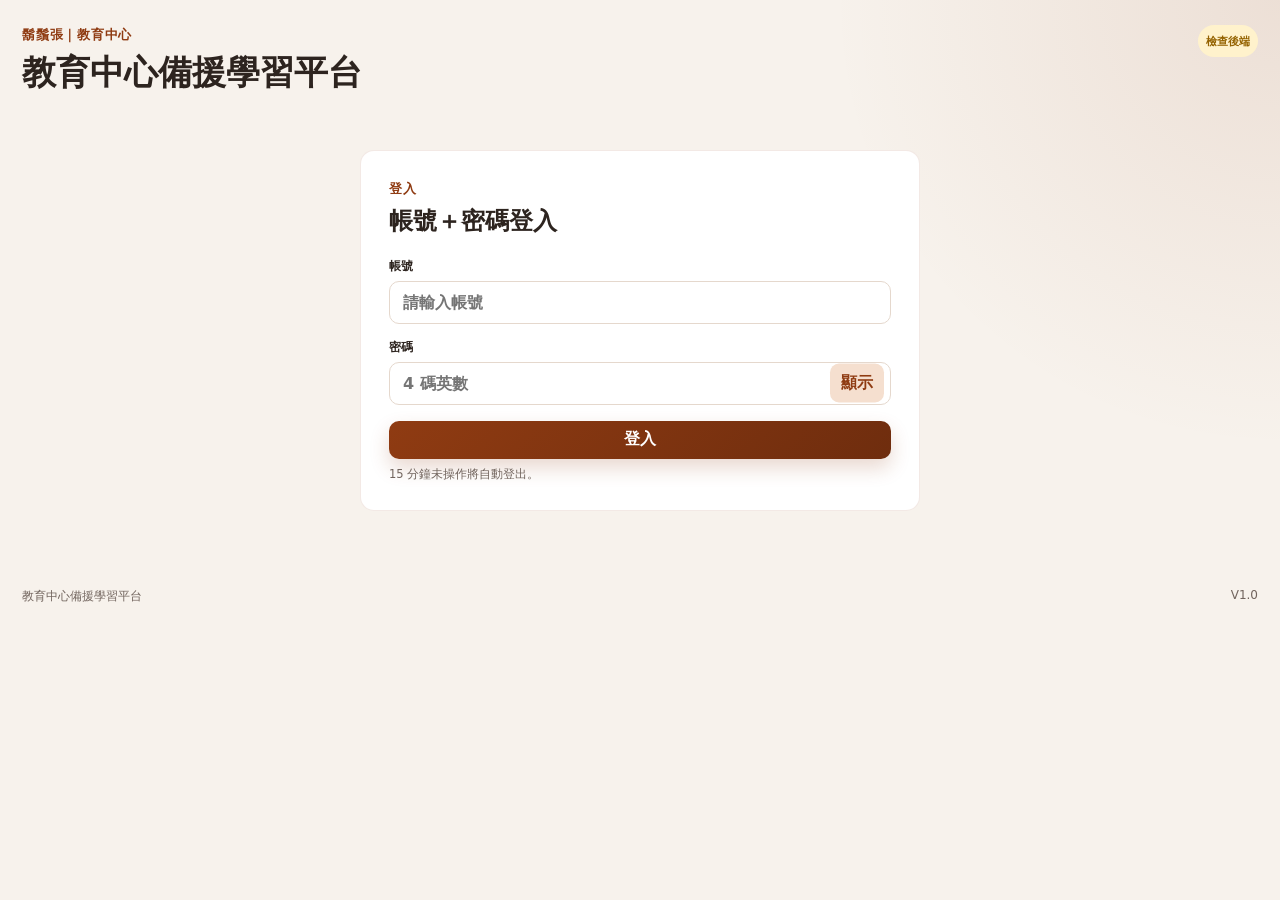
<file: index.html>
<!doctype html>
<html lang="zh-Hant">
<head>
  <meta charset="utf-8">
  <meta name="viewport" content="width=device-width, initial-scale=1, viewport-fit=cover">
  <meta name="theme-color" content="#8f3b12">
  <meta name="color-scheme" content="light">
  <meta name="robots" content="noindex,nofollow">
  <meta name="referrer" content="strict-origin-when-cross-origin">
  <title>教育中心備援學習平台｜V1.0</title>
  <link rel="preconnect" href="https://script.google.com" crossorigin>
  <link rel="preconnect" href="https://docs.google.com" crossorigin>
  <link rel="preconnect" href="https://www.youtube.com" crossorigin>
  <link rel="dns-prefetch" href="//script.google.com">
  <link rel="stylesheet" href="styles.css?v=1.0-pdf-zoom-20261030-3">
  <style>
    #studentReportPanel{display:none}
    #studentDashboard:has([data-student-tab="report"].is-active) #studentReportPanel{display:block}
    .report-panel-card{border:1px solid var(--line);border-radius:14px;background:#fff;overflow:hidden}
    .report-panel-head{display:flex;justify-content:space-between;gap:12px;align-items:center;padding:12px 14px;border-bottom:1px solid var(--line)}
    .report-panel-head h2{margin:0}
    .report-panel-actions{display:flex;gap:8px;flex-wrap:wrap;justify-content:flex-end}
    .report-frame-wrap{position:relative;background:#fff;min-height:640px}
    .report-frame-loading{position:absolute;inset:0;display:grid;place-items:center;background:#fff;z-index:1;color:var(--muted);font-size:.82rem}
    .report-frame-wrap.is-loaded .report-frame-loading{display:none}
    .report-frame{display:block;width:100%;height:min(78vh,980px);min-height:680px;border:0;background:#fff}
    @media (max-width:700px){.report-panel-head{display:grid}.report-panel-actions{justify-content:stretch}.report-panel-actions>*{width:100%}.report-frame{height:74vh;min-height:620px}.report-frame-wrap{min-height:580px}}
  </style>
</head>
<body>
  <div class="app-shell">
    <header class="app-header">
      <div><p class="eyebrow">鬍鬚張｜教育中心</p><h1>教育中心備援學習平台</h1></div>
      <span id="modeBadge" class="status-badge status-badge--checking">檢查連線</span>
    </header>

    <main class="app-main">
      <section id="bootView" class="card boot-card"><div class="boot-spinner" aria-hidden="true"></div><strong>正在載入最新資料…</strong></section>
      <section id="loginView" class="card login-card" aria-labelledby="loginTitle" hidden>
        <div class="card-heading"><p class="step-label">登入</p><h2 id="loginTitle">帳號＋密碼登入</h2></div>
        <form id="loginForm" novalidate>
          <label class="field-group"><span>帳號</span><input id="employeeId" name="employeeId" type="text" autocomplete="username" placeholder="請輸入帳號" required></label>
          <label class="field-group"><span>密碼</span><div class="password-wrap"><input id="password" name="password" type="password" inputmode="text" autocomplete="current-password" autocapitalize="none" autocorrect="off" spellcheck="false" maxlength="4" placeholder="4 碼英數" required><button id="togglePassword" class="icon-button" type="button" aria-label="顯示密碼">顯示</button></div></label>
          <div id="loginMessage" class="form-message form-message--error" role="alert" hidden></div>
          <button id="loginButton" class="primary-button" type="submit">登入</button><p class="form-hint">15 分鐘未操作將自動登出。</p>
        </form>
      </section>

      <section id="dashboardView" class="dashboard" hidden>
        <article class="card profile-card profile-card--compact"><div class="profile-topline"><div><p class="step-label">登入中</p><h2><span id="userName">—</span>，您好</h2><p class="profile-subline"><span id="userMeta">—</span></p></div><div class="profile-actions"><button id="areaManagerViewToggle" class="secondary-button primary-button--fit" type="button" hidden>轄區學習</button><span id="userRole" class="role-badge">—</span><button id="logoutButton" class="text-button text-button--danger" type="button">登出</button></div></div></article>

        <section id="lessonPage" class="lesson-page" hidden>
          <div class="lesson-page__top"><button id="backLessonButton" class="secondary-button lesson-back-button" type="button">← 返回課程</button><div class="lesson-page__heading"><p id="lessonPackageName" class="step-label">—</p><h2 id="lessonTitle">—</h2></div></div>
          <div id="lessonMeta" class="lesson-meta"></div><div id="lessonContent" class="lesson-content"></div><div class="lesson-page__footer"><div id="lessonFooterActions" class="lesson-footer-actions"><button id="lessonBackBottomButton" class="secondary-button" type="button">← 返回課程</button><button id="completeLessonButton" class="primary-button" type="button">完成此子課程</button><button id="nextLessonButton" class="primary-button" type="button" hidden>繼續下一個子課程 →</button></div></div>
        </section>

        <section id="studentDashboard" hidden>
          <nav class="tab-bar" aria-label="學員功能"><button class="tab-button is-active" data-student-tab="courses" type="button">我的課程</button><button class="tab-button" data-student-tab="records" type="button">學習紀錄</button><button class="tab-button" data-student-tab="report" type="button">紀錄回報</button></nav>
          <section id="studentCoursesPanel" class="tab-panel"><div id="studentSummary" class="summary-grid"></div><div class="panel-heading"><div><h2>我的課程</h2></div></div><div id="packageList" class="package-list"></div></section>
          <section id="studentRecordsPanel" class="tab-panel" hidden><div class="panel-heading"><div><h2>學習紀錄</h2></div></div><div id="studentRecordsList" class="record-list"></div></section>
          <section id="studentReportPanel" class="tab-panel" aria-label="紀錄回報" hidden>
            <article class="report-panel-card">
              <div class="report-panel-head">
                <div><h2>實際錄用紀錄回報</h2></div>
                <div class="report-panel-actions"><button id="resetRecordReportButton" class="secondary-button primary-button--fit" type="button">填寫下一筆</button></div>
              </div>
              <div id="recordReportFrameWrap" class="report-frame-wrap">
                <div class="report-frame-loading">正在載入回報表單…</div>
                <iframe id="recordReportFrame" class="report-frame" title="實際錄用紀錄回報"
                  src="about:blank"
                  data-src="https://forms.gle/rSCuspJrPx5YmKAp7?embedded=true"
                  loading="lazy"
                  referrerpolicy="strict-origin-when-cross-origin"
                  allow="clipboard-write"
                ></iframe>
              </div>
            </article>
          </section>
        </section>

        <section id="adminDashboard" hidden>
          <nav class="tab-bar tab-bar--admin" aria-label="教育中心功能"><button class="tab-button is-active" data-admin-tab="people" type="button">依人員查看</button><button class="tab-button" data-admin-tab="courses" type="button">依課程查看</button><button class="tab-button" data-admin-tab="manage" type="button">課程管理</button></nav>
          <section id="adminTrackingPanel" class="tab-panel"><div id="adminSummary" class="summary-grid"></div><form id="adminSearchForm" class="search-bar" onsubmit="return false;"><input id="adminSearch" type="search" placeholder="搜尋帳號、姓名、店別或課程"></form><div id="adminPeoplePanel" class="accordion-list"></div><div id="adminCoursesPanel" class="accordion-list" hidden></div></section>
          <section id="adminManagePanel" class="tab-panel" hidden><div class="panel-heading manage-heading"><div><h2>課程管理</h2></div><div class="manage-heading__actions"><button id="exportProgressButton" class="secondary-button primary-button--fit" type="button">匯出訓練紀錄</button><button id="newPackageButton" class="primary-button primary-button--fit" type="button">＋ 新增課程</button></div></div><div id="adminCatalogSummary" class="summary-grid"></div><div id="adminCatalogList" class="manage-list"></div></section>
        </section>
      </section>
    </main>

    <footer class="app-footer"><span>教育中心備援學習平台</span><span>V1.0</span></footer>
  </div>

  <div id="adminEditorOverlay" class="overlay" hidden><section class="sheet-dialog admin-editor-dialog" role="dialog" aria-modal="true" aria-labelledby="adminEditorTitle"><header class="sheet-header"><div><p class="step-label">教育中心</p><h2 id="adminEditorTitle">課程管理</h2></div><button id="closeAdminEditorButton" class="close-button" type="button" aria-label="關閉">×</button></header><div id="adminEditorBody" class="sheet-content"></div></section></div>
  <div id="toast" class="toast" role="status" aria-live="polite" hidden></div>

  <script src="api_config.js?v=1.0"></script>
  <script src="app.js?v=1.0-pdf-zoom-20261030-3"></script>

</body>
</html>
</file>
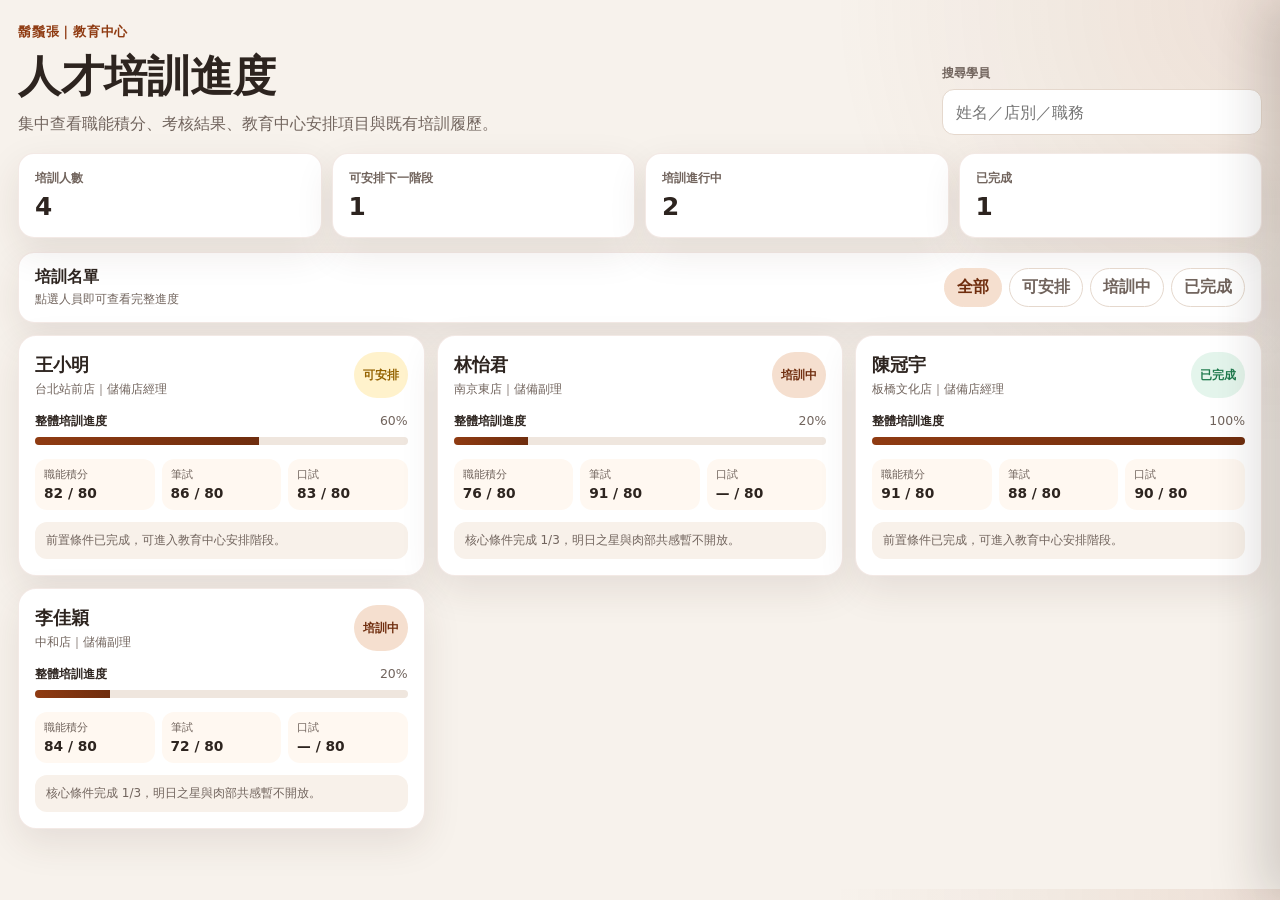
<file: talent-training.html>
<!doctype html>
<html lang="zh-Hant">
<head>
  <meta charset="utf-8">
  <meta name="viewport" content="width=device-width, initial-scale=1, viewport-fit=cover">
  <meta name="theme-color" content="#8f3b12">
  <title>人才培訓進度｜教育中心</title>
  <link rel="stylesheet" href="talent-training.css">
</head>
<body>
  <main class="page-shell">
    <header class="hero">
      <div>
        <p class="eyebrow">鬍鬚張｜教育中心</p>
        <h1>人才培訓進度</h1>
        <p class="hero-copy">集中查看職能積分、考核結果、教育中心安排項目與既有培訓履歷。</p>
      </div>
      <div class="hero-actions">
        <label class="search-box">
          <span>搜尋學員</span>
          <input id="searchInput" type="search" placeholder="姓名／店別／職務">
        </label>
      </div>
    </header>

    <section class="summary-grid" id="summaryGrid"></section>

    <section class="toolbar-card">
      <div>
        <strong>培訓名單</strong>
        <span>點選人員即可查看完整進度</span>
      </div>
      <div class="filters">
        <button class="filter-btn is-active" data-filter="all" type="button">全部</button>
        <button class="filter-btn" data-filter="ready" type="button">可安排</button>
        <button class="filter-btn" data-filter="pending" type="button">培訓中</button>
        <button class="filter-btn" data-filter="complete" type="button">已完成</button>
      </div>
    </section>

    <section class="people-grid" id="peopleGrid"></section>
  </main>

  <div class="drawer-backdrop" id="drawerBackdrop" hidden></div>
  <aside class="drawer" id="detailDrawer" aria-hidden="true">
    <div class="drawer-header">
      <div>
        <p class="eyebrow">人才培訓明細</p>
        <h2 id="drawerName">—</h2>
        <p id="drawerMeta">—</p>
      </div>
      <button class="close-btn" id="closeDrawer" type="button" aria-label="關閉">×</button>
    </div>
    <div class="drawer-body" id="drawerBody"></div>
  </aside>

  <script src="talent-training.js"></script>
</body>
</html>
</file>
<file: styles.css>
:root{--bg:#f7f2ec;--surface:#fff;--soft:#fff8f1;--ink:#2d241f;--muted:#71645d;--brand:#8f3b12;--brand-dark:#6f2d0e;--brand-soft:#f5dfcf;--line:#e5d8cd;--success:#1f7a4d;--success-soft:#e4f5ec;--warning:#946200;--warning-soft:#fff2cc;--danger:#b42318;--danger-soft:#fde9e7;--shadow:0 14px 38px rgba(72,42,26,.1);font-family:"Noto Sans TC","Microsoft JhengHei",system-ui,sans-serif}*{box-sizing:border-box}html,body{min-height:100%;background:var(--bg)}body{margin:0;color:var(--ink);background:radial-gradient(circle at top right,rgba(143,59,18,.1),transparent 28rem),var(--bg)}body.is-locked{overflow:hidden}button,input,select,textarea{font:inherit}button{cursor:pointer;touch-action:manipulation}[hidden]{display:none!important}.app-shell{width:min(100%,980px);min-height:100vh;margin:auto;padding:env(safe-area-inset-top) 16px env(safe-area-inset-bottom)}.app-header{display:flex;justify-content:space-between;gap:16px;align-items:flex-start;padding:25px 4px 18px}.eyebrow,.step-label{margin:0 0 6px;color:var(--brand);font-size:.8rem;font-weight:800;letter-spacing:.06em}h1,h2,h3,p{margin-top:0}h1{margin-bottom:0;font-size:clamp(1.5rem,5vw,2.1rem)}h2{margin-bottom:7px}h3{margin-bottom:6px}p{color:var(--muted);line-height:1.55}.status-badge,.role-badge,.tag{display:inline-flex;align-items:center;justify-content:center;border-radius:999px;font-weight:800;white-space:nowrap}.status-badge,.role-badge{min-height:32px;padding:6px 11px;font-size:.77rem}.status-badge--checking{color:var(--warning);background:var(--warning-soft)}.status-badge--online{color:var(--success);background:var(--success-soft)}.status-badge--offline{color:var(--danger);background:var(--danger-soft)}.role-badge,.tag{color:var(--brand-dark);background:var(--brand-soft)}.tag{min-height:26px;padding:4px 9px;font-size:.73rem}.tag--success{color:var(--success);background:var(--success-soft)}.tag--warning{color:var(--warning);background:var(--warning-soft)}.tag--muted{color:var(--muted);background:#f1ece8}.tag--danger{color:var(--danger);background:var(--danger-soft)}.app-main{padding-bottom:28px}.card{border:1px solid rgba(143,59,18,.11);border-radius:20px;background:var(--surface);box-shadow:var(--shadow);padding:clamp(18px,4vw,28px)}.login-card{max-width:560px;margin:4vh auto}.card-heading{margin-bottom:22px}.field-group{display:block;margin-bottom:16px;font-weight:800}.field-group>span{display:block;margin-bottom:7px}input,select,textarea{width:100%;min-height:48px;border:1px solid var(--line);border-radius:11px;padding:11px 13px;color:var(--ink);background:#fff;outline:none}textarea{min-height:110px;resize:vertical}input:focus,select:focus,textarea:focus{border-color:var(--brand);box-shadow:0 0 0 3px rgba(143,59,18,.12)}.password-wrap{position:relative}.password-wrap input{padding-right:80px}.icon-button{position:absolute;right:7px;top:50%;transform:translateY(-50%);border:0;border-radius:9px;padding:9px 11px;color:var(--brand);background:var(--brand-soft);font-weight:800}.primary-button,.secondary-button,.text-button,.tab-button,.course-open-button,.close-button,.mini-button{font-weight:800}.primary-button{width:100%;min-height:48px;border:0;border-radius:11px;padding:11px 16px;color:#fff;background:linear-gradient(135deg,var(--brand),var(--brand-dark));box-shadow:0 9px 20px rgba(143,59,18,.2)}.secondary-button,.course-open-button,.mini-button{min-height:38px;border:1px solid var(--line);border-radius:10px;padding:7px 11px;color:var(--ink);background:var(--soft)}.mini-button{min-height:34px;font-size:.78rem}.mini-button--danger,.text-button--danger{color:var(--danger)}button:disabled{opacity:.48;cursor:not-allowed}.text-button{border:0;background:transparent;padding:6px;color:var(--brand)}.close-button{width:40px;height:40px;border:0;border-radius:50%;font-size:1.7rem;background:var(--soft);color:var(--muted)}.form-message{margin:0 0 14px;border-radius:11px;padding:11px 13px}.form-message--error{color:var(--danger);background:var(--danger-soft)}.dashboard{display:grid;gap:14px}.profile-card--compact{padding:17px 19px}.profile-topline{display:flex;justify-content:space-between;gap:15px}.profile-actions{display:flex;flex-direction:column;align-items:flex-end;gap:6px}.profile-subline,.package-meta{margin:0;font-size:.81rem}.tab-bar{display:grid;grid-template-columns:repeat(auto-fit,minmax(100px,1fr));gap:5px;position:sticky;top:0;z-index:10;border:1px solid var(--line);border-radius:14px;padding:5px;background:rgba(255,255,255,.95);backdrop-filter:blur(8px)}.tab-button{min-height:42px;border:0;border-radius:9px;color:var(--muted);background:transparent}.tab-button.is-active{color:var(--brand-dark);background:var(--brand-soft)}.tab-panel{padding-top:8px}.panel-heading{display:flex;justify-content:space-between;gap:12px;align-items:flex-start;margin:14px 2px 11px}.summary-grid{display:grid;grid-template-columns:repeat(3,minmax(0,1fr));gap:9px;margin-top:10px}.summary-card{border:1px solid var(--line);border-radius:14px;padding:13px;background:#fff}.summary-card span{display:block;color:var(--muted);font-size:.73rem;font-weight:700}.summary-card strong{display:block;margin-top:4px;font-size:1.25rem}.package-list,.record-list,.accordion-list,.manage-list{display:grid;gap:11px}.package-card,.record-card,.accordion-card,.manage-card{border:1px solid var(--line);border-radius:17px;background:#fff;box-shadow:0 6px 18px rgba(72,42,26,.06);overflow:hidden}.package-header{padding:16px}.package-topline,.record-card__top{display:flex;justify-content:space-between;gap:12px;align-items:flex-start}.package-title{margin:0 0 4px}.progress-line{height:8px;margin:13px 0 7px;border-radius:999px;background:#efe6de;overflow:hidden}.progress-line span{display:block;height:100%;background:var(--brand)}.progress-meta{display:flex;justify-content:space-between;color:var(--muted);font-size:.77rem}.package-actions{display:flex;gap:8px;margin-top:13px}.package-actions button{flex:1}.lesson-list{border-top:1px solid var(--line);background:#fffdfa}.lesson-row{display:grid;grid-template-columns:34px minmax(0,1fr) auto;gap:9px;align-items:center;padding:13px 15px;border-top:1px solid #f0e7df}.lesson-row:first-child{border-top:0}.lesson-number{width:30px;height:30px;display:grid;place-items:center;border-radius:50%;color:var(--brand-dark);background:var(--brand-soft);font-weight:800}.lesson-row.is-complete .lesson-number{color:var(--success);background:var(--success-soft)}.lesson-info strong,.lesson-info small{display:block}.lesson-info small{margin-top:3px;color:var(--muted);font-size:.75rem}.lesson-status{display:flex;align-items:center;gap:6px}.record-card{padding:15px}.record-grid{display:grid;grid-template-columns:repeat(2,minmax(0,1fr));gap:7px;margin-top:11px}.record-grid div{border-radius:11px;padding:9px;background:var(--soft)}.record-grid span{display:block;color:var(--muted);font-size:.7rem}.record-grid strong{display:block;margin-top:2px;font-size:.84rem}.search-bar{margin:13px 0}.accordion-toggle{width:100%;display:flex;justify-content:space-between;gap:12px;align-items:center;border:0;padding:15px;background:#fff;text-align:left}.accordion-title strong,.accordion-title span{display:block}.accordion-title span{margin-top:3px;color:var(--muted);font-size:.77rem}.accordion-content{border-top:1px solid var(--line);padding:11px;background:#fffdfa}.person-package{border:1px solid #eee4dc;border-radius:13px;overflow:hidden;background:#fff}.person-package+.person-package{margin-top:9px}.person-package__toggle{width:100%;display:grid;grid-template-columns:minmax(0,1fr) auto;gap:9px;border:0;padding:12px;background:#fff;text-align:left}.person-package__toggle strong,.person-package__toggle small{display:block}.person-package__toggle small{margin-top:3px;color:var(--muted)}.person-package__body{border-top:1px solid #f0e7df}.admin-lesson-row{display:grid;grid-template-columns:minmax(0,1fr) auto;gap:5px 9px;align-items:center;padding:10px 12px;border-top:1px solid #f3ece6;font-size:.78rem}.admin-lesson-row:first-child{border-top:0}.admin-lesson-meta{grid-column:1/-1;color:var(--muted)}.lesson-page{display:grid;gap:13px}.lesson-page__top{display:flex;gap:13px;align-items:flex-start;border:1px solid var(--line);border-radius:17px;padding:15px;background:#fff}.lesson-page__heading{min-width:0}.lesson-page__heading h2{margin:2px 0}.lesson-back-button{width:auto}.lesson-page__footer{position:sticky;bottom:8px;z-index:8;border:1px solid var(--line);border-radius:14px;padding:9px;background:rgba(255,255,255,.95)}.lesson-meta{display:flex;flex-wrap:wrap;gap:6px}.lesson-content{display:grid;gap:10px}.content-block{border:1px solid var(--line);border-radius:15px;padding:14px;background:#fff}.content-placeholder,.manage-empty{display:grid;place-items:center;min-height:80px;border:1px dashed var(--line);border-radius:12px;padding:14px;background:var(--soft);color:var(--muted);text-align:center}.criteria-panel{border:1px solid var(--line);border-radius:14px;padding:12px;background:var(--soft)}.criteria-list{display:flex;flex-wrap:wrap;gap:6px;margin-top:8px}.criteria-item{border-radius:999px;padding:5px 9px;color:var(--muted);background:#eee}.criteria-item.is-pass{color:var(--success);background:var(--success-soft)}.video-player{margin-top:9px;aspect-ratio:16/9;background:#171717;border-radius:13px;overflow:hidden}.video-player iframe{width:100%;height:100%}.media-lazy-placeholder{height:100%;display:grid;place-items:center;color:#fff}.pdf-embed-shell{margin-top:9px;height:70vh;border:1px solid var(--line);border-radius:13px;overflow:hidden;background:#fff}.pdf-embed-shell iframe{width:100%;height:100%;border:0}.pdf-status-line{margin-top:8px;color:var(--muted);font-size:.76rem}.download-card{display:flex;justify-content:space-between;gap:12px;align-items:center;border-radius:12px;padding:12px;background:var(--soft)}.download-card span{display:block;color:var(--muted);font-size:.78rem}.primary-button--fit{width:auto}.text-material{line-height:1.75}.preview-banner{border:1px solid #f0c68a;border-radius:11px;padding:9px 11px;color:var(--warning);background:var(--warning-soft);font-weight:800}.manage-heading__actions,.manage-card__actions,.manage-row__actions,.v1-content-actions,.form-actions,.v1-assignment-buttons,.v1-review-actions{display:flex;gap:7px;flex-wrap:wrap}.manage-card__head,.manage-row__top{display:flex;justify-content:space-between;gap:12px;align-items:flex-start;padding:14px}.manage-card__body{border-top:1px solid var(--line);padding:11px;background:#fffdfa}.manage-card__title small{display:block;margin:3px 0 7px;color:var(--muted)}.manage-warning{margin-top:7px;border-radius:9px;padding:8px 9px;color:var(--danger);background:var(--danger-soft);font-size:.75rem}.manage-row{border:1px solid #eee4dc;border-radius:13px;background:#fff}.manage-row+.manage-row{margin-top:9px}.manage-row__meta{margin-top:4px;color:var(--muted);font-size:.76rem}.manage-content-list{border-top:1px solid #f0e7df;padding:9px}.manage-content{display:flex;justify-content:space-between;gap:10px;align-items:center;padding:9px;border-radius:10px;background:var(--soft)}.manage-content+.manage-content{margin-top:6px}.manage-content span strong,.manage-content span small{display:block}.manage-content span small{color:var(--muted)}.form-grid{display:grid;grid-template-columns:repeat(2,minmax(0,1fr));gap:0 12px}.field-group--wide{grid-column:1/-1}.form-hint{color:var(--muted);font-size:.75rem}.learner-checklist{display:grid;grid-template-columns:repeat(2,minmax(0,1fr));gap:7px;max-height:320px;overflow:auto;margin:8px 0}.learner-check{display:flex;gap:8px;align-items:flex-start;border:1px solid var(--line);border-radius:10px;padding:9px;background:var(--soft)}.learner-check input{width:auto;min-height:0;margin-top:3px}.learner-check span strong,.learner-check span small{display:block}.learner-check span small{color:var(--muted)}.learner-check[hidden]{display:none!important}.v1-search-result{margin:-7px 0 8px;color:var(--muted);font-size:.78rem}.v1-force-row{display:flex;align-items:center;gap:9px;flex-wrap:wrap;padding:10px 12px;border-bottom:1px dashed var(--line)}.v1-force-row small{color:var(--muted)}.v1-sub-toolbar{display:flex;gap:9px;align-items:center;flex-wrap:wrap;margin:13px 0}.v1-sub-toolbar input{flex:1;min-width:220px}.v1-sub-toolbar select{width:auto;min-width:140px}.v1-sub-admin-card{margin-bottom:10px;padding:15px}.v1-sub-card-head,.v1-sub-title{display:flex;justify-content:space-between;gap:11px;align-items:flex-start}.v1-file-grid,.v1-uploaded-list{display:grid;gap:7px;margin:10px 0}.v1-file-link,.v1-uploaded-file{display:flex;justify-content:space-between;gap:10px;align-items:center;border:1px solid var(--line);border-radius:11px;padding:9px 11px;color:inherit;background:var(--soft);text-decoration:none}.v1-uploaded-file span strong,.v1-uploaded-file span small{display:block}.v1-uploaded-file small,.v1-file-link small{color:var(--muted)}.v1-reject-note,.v1-assignment-note{margin:9px 0;border-radius:10px;padding:9px 11px}.v1-reject-note{color:var(--danger);background:var(--danger-soft)}.v1-assignment-note{background:var(--soft)}.v1-upload-box{display:grid;gap:8px;margin:10px 0;border:1px dashed var(--line);border-radius:12px;padding:11px}.overlay{position:fixed;inset:0;z-index:100;display:flex;align-items:flex-end;justify-content:center;background:rgba(35,25,20,.52)}.sheet-dialog{width:min(100%,960px);max-height:96vh;overflow:auto;border-radius:22px 22px 0 0;background:var(--bg)}.sheet-header{position:sticky;top:0;z-index:3;display:flex;justify-content:space-between;gap:12px;padding:15px 17px;border-bottom:1px solid var(--line);background:rgba(255,255,255,.98)}.sheet-content{padding:14px 14px calc(23px + env(safe-area-inset-bottom))}.toast{position:fixed;left:50%;bottom:22px;z-index:200;transform:translateX(-50%);min-width:180px;max-width:calc(100% - 32px);border-radius:11px;padding:10px 13px;color:#fff;background:rgba(45,36,31,.95);text-align:center;font-weight:800}.app-footer{display:flex;justify-content:space-between;gap:10px;padding:18px 4px 28px;color:var(--muted);font-size:.75rem}@media(max-width:680px){.app-shell{padding-left:11px;padding-right:11px}.profile-topline,.manage-card__head,.manage-row__top,.panel-heading,.v1-sub-card-head,.v1-sub-title{flex-direction:column}.profile-actions{align-items:flex-start}.summary-card{padding:10px}.summary-card strong{font-size:1rem}.lesson-row{grid-template-columns:30px minmax(0,1fr)}.lesson-status{grid-column:2}.package-actions{flex-direction:column}.form-grid,.learner-checklist{grid-template-columns:1fr}.field-group--wide{grid-column:auto}.manage-card__actions,.manage-row__actions{width:100%}.lesson-page__top{flex-direction:column}.lesson-back-button{width:100%}.pdf-embed-shell{height:62vh}.v1-sub-toolbar{align-items:stretch}.v1-sub-toolbar input,.v1-sub-toolbar select{width:100%}.app-footer{flex-direction:column}}

/* Consolidated V1.1.2 runtime overrides */
.app-shell{width:min(100%,1600px)!important;padding-left:18px!important;padding-right:18px!important}
.boot-card{max-width:520px;margin:8vh auto 0;display:flex;align-items:center;justify-content:center;gap:12px;text-align:center}.boot-spinner{width:22px;height:22px;border:3px solid var(--line);border-top-color:var(--brand);border-radius:50%;animation:v112spin .8s linear infinite}@keyframes v112spin{to{transform:rotate(360deg)}}
.lesson-footer-actions{display:grid;grid-template-columns:minmax(150px,.45fr) minmax(260px,1fr) minmax(260px,1fr);gap:10px;align-items:stretch}.lesson-footer-actions .primary-button,.lesson-footer-actions .secondary-button{width:100%;min-height:50px}.lesson-footer-actions [hidden]{display:none!important}
.pdf-embed-shell{width:100%;height:auto!important;min-height:68vh;border:1px solid var(--line);border-radius:14px;overflow:auto;background:#e8e4df;padding:12px}.pdf-canvas-stack{display:grid;gap:14px;justify-items:center;width:100%}.pdf-page-wrap{display:grid;gap:6px;justify-items:center;width:100%}.pdf-page-label{font-size:.76rem;font-weight:800;color:var(--muted);background:rgba(255,255,255,.9);padding:4px 9px;border-radius:999px}.pdf-page-canvas{display:block;max-width:100%;height:auto;background:#fff;box-shadow:0 3px 18px rgba(0,0,0,.18);user-select:none;-webkit-user-select:none}.pdf-loading{min-height:64vh;display:grid;place-items:center;text-align:center;color:var(--muted);font-weight:800}
.video-player{width:min(100%,1280px)!important;aspect-ratio:16/9;margin:10px auto 0!important;border-radius:14px;overflow:hidden;background:#000}.video-player__target,.video-player iframe{width:100%!important;height:100%!important;border:0;display:block}
.person-package__head{display:grid;grid-template-columns:minmax(0,1fr) auto;align-items:stretch;background:#fff}.person-package__head .person-package__toggle{min-width:0}.person-package__quick-actions{display:flex;align-items:center;gap:7px;padding:9px 11px 9px 0}.force-complete-note{margin:10px 12px;padding:10px 12px;border-radius:12px;background:var(--success-soft);color:var(--success);font-size:.78rem;font-weight:700;line-height:1.5}
@media(max-width:760px){.app-shell{padding-left:10px!important;padding-right:10px!important}.lesson-footer-actions{grid-template-columns:1fr}.lesson-page__footer{bottom:4px}.content-block{padding:12px}.pdf-embed-shell{min-height:58vh;padding:7px}.video-player{width:100%!important;border-radius:10px}.person-package__head{grid-template-columns:1fr}.person-package__quick-actions{padding:0 12px 10px;justify-content:flex-end}}

/* Consolidated V1.1.3 runtime overrides */
/* V1.1.3 branch / deadline / document reading */
.package-status-stack{display:flex;gap:7px;align-items:center;justify-content:flex-end;flex-wrap:wrap}
.applicability-picker{border:1px solid var(--line);border-radius:14px;padding:12px;background:var(--surface-soft)}
.applicability-picker>span{display:block;margin-bottom:7px;font-weight:800}
.applicability-list{margin-top:8px}
.pdf-embed-shell{height:72vh!important;min-height:520px!important;max-height:820px!important;overflow:auto!important;overscroll-behavior:contain;scrollbar-gutter:stable;background:#e8e4df}
.pdf-drive-shell{padding:0!important;background:#fff}
.pdf-drive-frame{display:block;width:100%;height:100%;border:0;background:#fff}
.pdf-canvas-stack{min-height:100%}
@media(max-width:760px){.pdf-embed-shell{height:62vh!important;min-height:380px!important;max-height:680px!important}.package-status-stack{justify-content:flex-start}.applicability-picker{padding:10px}}


/* V1.0 admin course filter view */
.admin-course-filter-card{display:grid;gap:14px}
.admin-course-filter-grid{display:grid;grid-template-columns:2fr 1fr 1fr 1fr;gap:10px;padding:14px;border:1px solid var(--line);border-radius:16px;background:#fff}
.admin-course-filter-grid .field-group{margin:0}
.admin-course-summary-row{display:grid;grid-template-columns:repeat(5,minmax(0,1fr));gap:8px}
.admin-course-stat{appearance:none;border:1px solid var(--line);border-radius:14px;background:#fff;padding:11px 12px;text-align:left;cursor:pointer;color:inherit}
.admin-course-stat span{display:block;color:var(--muted);font-size:.78rem;margin-bottom:3px}
.admin-course-stat strong{font-size:1.25rem}
.admin-course-stat.is-active{border-color:#c97943;background:var(--soft)}
.admin-course-search-row{display:flex;align-items:center;gap:10px}
.admin-course-search-row input{flex:1;min-width:0}
.admin-course-result-list{display:grid;gap:8px}
.admin-course-person{border:1px solid var(--line);border-radius:14px;background:#fff;overflow:hidden}
.admin-course-person .person-package__toggle{width:100%}
.admin-course-person .person-package__body{border-top:1px solid var(--line)}
.admin-course-empty{margin-top:0}
@media (max-width:900px){.admin-course-filter-grid{grid-template-columns:1fr 1fr}.admin-course-summary-row{grid-template-columns:1fr 1fr}}
@media (max-width:600px){.admin-course-filter-grid{grid-template-columns:1fr}.admin-course-search-row{display:grid}.admin-course-summary-row{grid-template-columns:1fr 1fr}}


/* V1.0 admin area / incomplete filters */
.admin-people-filter-grid{display:grid;grid-template-columns:1fr 1.5fr 1.2fr;gap:10px;padding:14px;border:1px solid var(--line);border-radius:16px;background:#fff}
.admin-people-filter-grid .field-group{margin:0}
#adminPeoplePanel>.admin-course-filter-card{margin-bottom:11px}
#adminPeoplePanel>.admin-course-filter-card>.package-meta{padding:0 14px 13px}
.admin-course-filter-grid{grid-template-columns:2fr 1fr 1fr 1fr 1fr}
@media (max-width:1000px){.admin-course-filter-grid{grid-template-columns:1fr 1fr 1fr}.admin-people-filter-grid{grid-template-columns:1fr 1fr}}
@media (max-width:680px){.admin-course-filter-grid,.admin-people-filter-grid{grid-template-columns:1fr}}

.admin-people-summary-row{grid-template-columns:repeat(4,minmax(0,1fr))}
@media (max-width:900px){.admin-people-summary-row{grid-template-columns:1fr 1fr}}


/* V1.0 compact UI refinement 2026-09-23 */
.summary-grid{
  grid-template-columns:repeat(4,minmax(0,1fr));
  gap:8px;
  margin-top:8px;
}
.summary-card{
  min-height:0;
  padding:9px 11px;
  border-radius:12px;
  box-shadow:none;
}
.summary-card span{
  font-size:.7rem;
  line-height:1.2;
}
.summary-card strong{
  margin-top:2px;
  font-size:1.15rem;
  line-height:1.15;
}

.package-list{
  grid-template-columns:repeat(2,minmax(0,1fr));
  gap:9px;
}
.package-card{
  border-radius:14px;
  box-shadow:none;
}
.package-card.is-expanded{
  grid-column:1/-1;
}
.package-header{
  padding:12px 13px;
}
.package-title{
  font-size:1rem;
  margin:0 0 2px;
}
.package-meta{
  line-height:1.35;
}
.progress-line{
  height:6px;
  margin:9px 0 5px;
}
.package-actions{
  gap:6px;
  margin-top:9px;
}
.lesson-row{
  padding:10px 12px;
}

#adminPeoplePanel{
  grid-template-columns:repeat(3,minmax(0,1fr));
  gap:8px;
  align-items:start;
}
#adminPeoplePanel>.admin-course-filter-card,
#adminPeoplePanel>.empty-state{
  grid-column:1/-1;
}
#adminPeoplePanel>.accordion-card{
  border-radius:13px;
  box-shadow:none;
  min-width:0;
}
#adminPeoplePanel>.accordion-card.is-expanded{
  grid-column:1/-1;
}
.accordion-toggle{
  padding:10px 12px;
  min-height:0;
}
.accordion-title strong{
  font-size:.9rem;
}
.accordion-title span{
  margin-top:2px;
  font-size:.72rem;
}
.accordion-content{
  padding:9px;
}

.admin-course-filter-card{
  gap:10px;
}
.admin-course-filter-grid,
.admin-people-filter-grid{
  padding:10px;
  gap:8px;
  border-radius:13px;
}
.admin-course-summary-row{
  gap:6px;
}
.admin-course-stat{
  padding:8px 10px;
  border-radius:11px;
}
.admin-course-stat span{
  font-size:.7rem;
  margin-bottom:1px;
}
.admin-course-stat strong{
  font-size:1.05rem;
}

.admin-course-result-list{
  grid-template-columns:repeat(3,minmax(0,1fr));
  gap:7px;
  align-items:start;
}
.admin-course-person{
  border-radius:12px;
  min-width:0;
}
.admin-course-person.is-expanded{
  grid-column:1/-1;
}
.person-package__toggle{
  padding:9px 10px;
  gap:7px;
}
.person-package__toggle strong{
  font-size:.86rem;
}
.person-package__toggle small{
  margin-top:2px;
  font-size:.71rem;
}
.person-package__body{
  background:#fffdfa;
}
.admin-lesson-row{
  padding:8px 10px;
}

.content-block{
  border-radius:13px;
  padding:11px 12px;
}
.content-block>h3{
  margin-top:0;
  margin-bottom:8px;
}
.content-block--file{
  display:grid;
  grid-template-columns:minmax(0,1fr) auto;
  gap:10px;
  align-items:center;
}
.content-block--file>h3{
  margin:0;
}
.download-card{
  padding:0;
  background:transparent;
  border-radius:0;
}
.download-card .primary-button{
  min-height:38px;
}
.content-placeholder,.manage-empty{
  min-height:52px;
  padding:10px;
}

.card,
.package-card,
.record-card,
.accordion-card,
.manage-card,
.admin-course-filter-card,
.person-package,
.content-block{
  box-shadow:none;
}

@media (max-width:1100px){
  #adminPeoplePanel,
  .admin-course-result-list{
    grid-template-columns:repeat(2,minmax(0,1fr));
  }
}
@media (max-width:760px){
  .summary-grid{
    grid-template-columns:repeat(2,minmax(0,1fr));
  }
  .package-list,
  #adminPeoplePanel,
  .admin-course-result-list{
    grid-template-columns:1fr;
  }
  .package-card.is-expanded,
  #adminPeoplePanel>.accordion-card.is-expanded,
  .admin-course-person.is-expanded{
    grid-column:auto;
  }
  .content-block--file{
    grid-template-columns:1fr;
  }
  .download-card .primary-button{
    width:100%;
  }
}


/* V1.0 unified compact system UI 2026-09-24 */
:root{
  --ui-radius-lg:14px;
  --ui-radius-md:11px;
  --ui-gap:8px;
  --ui-pad:11px;
}
.app-main{gap:10px}
.card{border-radius:var(--ui-radius-lg)}
.profile-card--compact{padding:11px 13px}
.profile-topline{align-items:center;gap:10px}
.profile-topline h2{margin:1px 0 2px;font-size:1.08rem}
.profile-subline{margin:0;font-size:.76rem}
.profile-actions{gap:7px;align-items:center}

.tab-bar{
  gap:5px;
  padding:5px;
  margin-top:8px;
  border-radius:12px;
}
.tab-button{
  min-height:36px;
  padding:7px 11px;
  border-radius:9px;
  font-size:.84rem;
}
.tab-panel{padding-top:6px}
.panel-heading{margin:10px 2px 8px}
.panel-heading h2{margin:0;font-size:1.05rem}

.search-bar{margin:8px 0}
.search-bar input,
.admin-course-search-row input,
.v1-sub-toolbar input,
.field-group input,
.field-group select,
.field-group textarea{
  min-height:38px;
  border-radius:10px;
}
.field-group{gap:4px}
.field-group>span{font-size:.73rem}
.form-grid{gap:9px}
.form-hint{margin:7px 0 0;font-size:.72rem;line-height:1.4}

.primary-button,
.secondary-button{
  min-height:38px;
  padding:8px 12px;
  border-radius:10px;
}
.mini-button{
  min-height:31px;
  padding:5px 9px;
  border-radius:8px;
}
.text-button{min-height:32px}
.icon-button{min-height:36px}

.record-list{
  grid-template-columns:repeat(2,minmax(0,1fr));
  gap:8px;
}
.record-card{
  padding:11px;
  border-radius:13px;
  box-shadow:none;
}
.record-card__top{gap:8px}
.record-grid{gap:7px}
.record-grid>div{padding:8px 9px;border-radius:9px}

.manage-list{gap:8px}
.manage-card{border-radius:13px}
.manage-card__head{padding:11px 12px;gap:9px}
.manage-card__title small{margin:2px 0 5px;font-size:.72rem}
.manage-card__actions{gap:5px}
.manage-card__body{padding:8px}
.manage-row{border-radius:10px}
.manage-row+.manage-row{margin-top:7px}
.manage-row__top{padding:9px 10px}
.manage-content{padding:8px 9px}
.manage-warning{margin-top:5px;padding:6px 8px}

.v1-sub-toolbar{margin:9px 0;gap:7px}
.v1-sub-list{
  display:grid;
  grid-template-columns:repeat(2,minmax(0,1fr));
  gap:8px;
}
.v1-sub-admin-card{
  margin:0;
  padding:11px;
  border-radius:13px;
  box-shadow:none;
}
.v1-file-grid,.v1-uploaded-list{gap:6px;margin:8px 0}
.v1-file-link,.v1-uploaded-file{padding:7px 9px;border-radius:9px}
.v1-upload-box{padding:9px;border-radius:10px}

.criteria-panel{padding:9px 10px;border-radius:11px}
.criteria-list{margin-top:6px}
.criteria-item{padding:4px 8px}
.lesson-page{gap:9px}
.lesson-page__top{padding:11px 12px;border-radius:13px}
.lesson-page__footer{padding:7px;border-radius:11px}
.lesson-footer-actions .primary-button,
.lesson-footer-actions .secondary-button{min-height:42px}
.lesson-meta{gap:5px}
.lesson-content{gap:8px}

.empty-state{
  padding:16px 12px;
  min-height:0;
}
.empty-state h3{margin:0;font-size:.95rem}
.empty-state p{margin:5px 0 0;font-size:.76rem}

.tag{padding:4px 8px;font-size:.7rem}
.status-badge,.role-badge{padding:5px 8px;font-size:.7rem}

.app-footer{padding:13px 4px 18px}

@media(max-width:900px){
  .record-list,.v1-sub-list{grid-template-columns:1fr}
}
@media(max-width:680px){
  .profile-topline{align-items:flex-start}
  .profile-actions{width:100%;flex-wrap:wrap}
  .tab-bar{overflow-x:auto;justify-content:flex-start}
  .tab-button{flex:0 0 auto}
  .record-card{padding:10px}
}


/* V1.0 summary width correction 2026-09-24 */
.summary-grid{
  grid-template-columns:repeat(auto-fit,minmax(180px,1fr));
  width:100%;
}
@media(max-width:680px){
  .summary-grid{grid-template-columns:repeat(2,minmax(0,1fr))}
  .summary-grid>.summary-card:last-child:nth-child(odd){grid-column:1/-1}
}


/* Fast Start V2 */
.summary-card.is-loading{overflow:hidden}
.skeleton-line{
  display:block;
  height:10px;
  border-radius:999px;
  background:linear-gradient(90deg,#f0e8df 25%,#f8f3ee 50%,#f0e8df 75%);
  background-size:200% 100%;
  animation:fastStartShimmer 1.15s linear infinite;
}
.skeleton-line--short{width:38%;height:8px}
.skeleton-line--value{width:28%;height:18px;margin-top:8px}
.skeleton-line--title{width:62%;height:13px}
.skeleton-line--medium{width:46%}
.fast-start-list{
  display:grid;
  grid-template-columns:repeat(2,minmax(0,1fr));
  gap:9px;
}
.fast-start-card{
  display:grid;
  gap:9px;
  min-height:96px;
  padding:13px;
  border:1px solid var(--line);
  border-radius:14px;
  background:#fff;
}
.load-state{
  grid-column:1/-1;
  display:flex;
  align-items:center;
  justify-content:space-between;
  gap:12px;
  padding:14px;
  border:1px solid var(--line);
  border-radius:14px;
  background:#fffdfa;
}
@keyframes fastStartShimmer{to{background-position:-200% 0}}
@media(max-width:760px){
  .fast-start-list{grid-template-columns:1fr}
  .load-state{align-items:stretch;flex-direction:column}
  .load-state .secondary-button{width:100%}
}


/* Tracking lesson + submission status */
.tracking-status-stack{
  display:flex;
  flex-direction:column;
  align-items:flex-end;
  gap:4px;
  flex:0 0 auto;
}
.tracking-submission-badge{
  white-space:nowrap;
}
.tracking-rule-note{
  margin:0 0 8px;
  padding:7px 9px;
  border-radius:9px;
  background:var(--soft);
  color:var(--muted);
  font-size:.74rem;
}
.admin-lesson-row{
  display:grid;
  grid-template-columns:minmax(0,1fr) auto;
  align-items:center;
  gap:8px 12px;
}
.admin-lesson-row__main{
  min-width:0;
  display:grid;
  gap:5px;
}
.tracking-tag-row{
  display:flex;
  flex-wrap:wrap;
  gap:4px;
}
.admin-lesson-meta{
  text-align:right;
}
@media(max-width:700px){
  .tracking-status-stack{align-items:flex-start}
  .person-package__toggle{align-items:flex-start}
  .admin-lesson-row{grid-template-columns:1fr}
  .admin-lesson-meta{text-align:left}
}


/* Video verified coverage */
.video-status-line{
  display:flex;
  flex-wrap:wrap;
  gap:8px 14px;
  align-items:center;
}
.video-status-line span{
  white-space:nowrap;
}
.video-status-line strong{
  font-variant-numeric:tabular-nums;
}


/* Multi-PDF lessons: searchable library with one on-demand reader */
.pdf-library{display:grid;grid-template-columns:minmax(240px,300px) minmax(0,1fr);gap:12px;align-items:start;min-width:0}
.pdf-library__collection,.pdf-library__reader{min-width:0;border:1px solid var(--line);border-radius:13px;background:#fff;overflow:hidden}
.pdf-library__collection{position:sticky;top:12px}
.pdf-library__heading{display:flex;align-items:center;justify-content:space-between;gap:8px;padding:12px 12px 8px}
.pdf-library__heading span{font-size:.75rem;color:var(--muted)}
.pdf-library__search{display:block;width:calc(100% - 24px);margin:0 12px 9px;min-height:38px;padding:8px 10px;border-radius:9px;border:1px solid var(--line);background:#fff;color:inherit}
.pdf-library__search:focus-visible,.pdf-library__item:focus-visible{outline:2px solid var(--brand);outline-offset:2px}
.pdf-library__list{max-height:min(67vh,760px);overflow-y:auto;overscroll-behavior:contain;padding:0 6px 7px}
.pdf-library__item{display:grid;grid-template-columns:22px minmax(0,1fr);gap:2px 7px;align-items:start;width:100%;border:0;border-radius:8px;padding:9px 8px;color:inherit;background:transparent;text-align:left;cursor:pointer}
.pdf-library__item:hover{background:var(--soft)}
.pdf-library__item.is-active{background:#f7e8dc;color:var(--brand)}
.pdf-library__number{grid-row:span 2;color:var(--muted);font-size:.72rem;padding-top:2px}
.pdf-library__name{font-size:.84rem;line-height:1.45;overflow-wrap:anywhere}
.pdf-library__time{grid-column:2;color:var(--muted);font-size:.7rem}
.pdf-library__no-results{padding:18px 12px;color:var(--muted);text-align:center;font-size:.83rem}
.pdf-library__reader{padding:12px}
.pdf-library__empty{min-height:180px;display:grid;place-items:center;text-align:center;color:var(--muted);padding:18px}
.pdf-library__reader-head{display:flex;justify-content:space-between;align-items:center;flex-wrap:wrap;gap:10px;padding-bottom:10px}
.pdf-library__reader-title{min-width:0;flex:1;display:grid;gap:3px}
.pdf-library__reader-title small{color:var(--muted);font-size:.73rem}
.pdf-library__reader-title strong{font-size:.96rem;overflow-wrap:anywhere}
.pdf-library__reader-actions{display:flex;flex-wrap:wrap;gap:6px}
.pdf-library__reader .content-block{padding:0;border:0;box-shadow:none}
.pdf-library__reader .content-block>h3{display:none}
.pdf-library__reader .pdf-embed-shell{margin-top:0}
.pdf-library__reader .pdf-status-line{padding:0 2px}
.pdf-library__item[hidden],.pdf-library__no-results[hidden],.pdf-library [hidden]{display:none!important}
@media(max-width:900px){
 .pdf-library{grid-template-columns:minmax(0,1fr)}
 .pdf-library__collection{position:static}
 .pdf-library__list{max-height:270px}
 .pdf-library__reader{scroll-margin-top:14px}
}
@media(max-width:540px){
 .pdf-library__reader{padding:9px}
 .pdf-library__reader-actions{width:100%}
 .pdf-library__reader-actions .mini-button{flex:1;min-height:36px}
}

/* OJT per-material submission: responsive mobile touch targets */
.v1-material-submission{border:1px solid var(--line);border-radius:12px;background:#fff;padding:14px;margin:12px 0;display:grid;gap:10px;min-width:0}
.v1-material-submission .v1-sub-title{align-items:start;gap:12px}
.v1-material-submission h4{font-size:1rem;line-height:1.55;margin:0;overflow-wrap:anywhere}
.v1-material-submission input[type=file]{display:block;width:100%;max-width:100%;font-size:16px;min-height:44px;padding:10px;border-radius:9px;border:1px solid var(--line);background:#fff}
.v1-material-submission button{min-height:46px;max-width:100%;white-space:normal}
.v1-material-submission .v1-uploaded-file{min-width:0;overflow-wrap:anywhere}
@media(max-width:760px){
 .pdf-embed-shell{padding:5px;overflow-x:auto;-webkit-overflow-scrolling:touch}
 .pdf-page-canvas{box-shadow:0 1px 9px rgba(0,0,0,.15)}
 .v1-material-submission{padding:12px;gap:9px}
 .v1-material-submission .v1-sub-title{flex-wrap:wrap}
 .v1-material-submission button{width:100%}
}


/* Compact per-file OJT assignments: one card, one title, on-demand file picker */
.v1-material-submission{grid-column:1/-1;min-width:0;margin:2px 0 0;padding:9px 0 0;border:0;border-top:1px solid var(--line);border-radius:0;background:transparent;display:block}
.v1-material-bar{display:flex;align-items:center;flex-wrap:wrap;column-gap:9px;row-gap:7px;min-width:0}
.v1-material-file-count{color:var(--muted);font-size:.74rem}
.v1-material-actions{display:flex;align-items:center;gap:6px;flex-wrap:wrap;margin-left:auto}
.v1-material-submission .v1-material-actions button{display:inline-flex;align-items:center;justify-content:center;width:auto;min-height:36px;max-width:100%;padding:7px 11px;white-space:nowrap;font-size:.78rem}
.v1-material-primary-action{color:var(--brand-dark);background:var(--brand-soft);border-color:#e0b99f}
.v1-material-send{color:white;background:var(--brand);border-color:var(--brand)}
.v1-material-inspect{color:var(--muted);background:transparent}
.v1-material-fallback-title{display:block;margin-bottom:8px;font-size:.88rem}
.v1-material-detail{margin-top:9px;padding:8px;border-radius:9px;background:var(--soft)}
.v1-material-file{display:flex;align-items:center;justify-content:space-between;gap:8px;overflow-wrap:anywhere;padding:6px 4px;font-size:.8rem}
.v1-material-file+.v1-material-file{border-top:1px solid var(--line)}
.v1-material-file span{min-width:0}
.v1-material-file small{color:var(--muted)}
.v1-material-detail .v1-reject-note{margin:0 0 7px}
.v1-student-submission--compact{padding:8px 12px;border-radius:10px}
.v1-material-progress-note{display:flex;justify-content:center;gap:5px;color:var(--muted);font-size:.8rem}
.v1-material-progress-note strong{color:var(--ink)}
@media(max-width:680px){
 .v1-material-submission{padding-top:8px}
 .v1-material-bar{gap:6px}
 .v1-material-actions{margin-left:auto;gap:5px}
 .v1-material-submission .v1-material-actions button{width:auto;min-height:36px;padding:7px 9px}
 .content-block--file .download-card .primary-button{min-height:38px}
}

/* Phone-friendly crisp PDF: actual zoom and horizontal pan, not scaled-down canvas */
.pdf-zoom-toolbar{display:flex;align-items:center;gap:7px;flex-wrap:wrap;padding:8px 10px;margin:7px 0;border:1px solid var(--line);border-radius:10px;background:var(--soft)}
.pdf-zoom-toolbar .mini-button{min-height:40px;min-width:40px}
.pdf-zoom-toolbar strong{min-width:52px;text-align:center;font-size:.8rem;font-variant-numeric:tabular-nums}
.pdf-zoom-toolbar small{color:var(--muted);font-size:.73rem}
.pdf-embed-shell{max-width:100%;overflow-x:auto!important;overflow-y:auto!important;overscroll-behavior:contain;-webkit-overflow-scrolling:touch;touch-action:pan-x pan-y}
.pdf-canvas-stack{width:max-content;min-width:100%;justify-items:center}
.pdf-page-wrap{width:100%;min-width:0}
.pdf-page-canvas{max-width:none!important;object-fit:fill}
@media(max-width:760px){.pdf-zoom-toolbar{padding:7px;gap:5px}.pdf-zoom-toolbar .mini-button{min-height:44px}.pdf-zoom-toolbar small{flex-basis:100%}.pdf-embed-shell{padding:6px!important;scrollbar-gutter:auto}}
</file>
<file: talent-training.css>
:root{--bg:#f7f2ec;--surface:#fff;--soft:#fff8f1;--ink:#2d241f;--muted:#71645d;--brand:#8f3b12;--brand-dark:#6f2d0e;--brand-soft:#f5dfcf;--line:#e5d8cd;--success:#1f7a4d;--success-soft:#e4f5ec;--warning:#946200;--warning-soft:#fff2cc;--danger:#b42318;--danger-soft:#fde9e7;--shadow:0 14px 38px rgba(72,42,26,.10);font-family:"Noto Sans TC","Microsoft JhengHei",system-ui,sans-serif}*{box-sizing:border-box}body{margin:0;color:var(--ink);background:radial-gradient(circle at top right,rgba(143,59,18,.10),transparent 28rem),var(--bg)}button,input{font:inherit}.page-shell{width:min(100%,1480px);margin:auto;padding:24px 18px 60px}.hero{display:flex;justify-content:space-between;gap:24px;align-items:end;margin-bottom:18px}.eyebrow{margin:0 0 6px;color:var(--brand);font-size:.8rem;font-weight:800;letter-spacing:.06em}.hero h1{margin:0;font-size:clamp(1.8rem,4vw,2.7rem)}.hero-copy{margin:8px 0 0;color:var(--muted)}.hero-actions{min-width:320px}.search-box span{display:block;margin-bottom:7px;font-size:.78rem;font-weight:800;color:var(--muted)}.search-box input{width:100%;min-height:46px;border:1px solid var(--line);border-radius:12px;padding:10px 13px;background:#fff;outline:none}.search-box input:focus{border-color:var(--brand);box-shadow:0 0 0 3px rgba(143,59,18,.12)}.summary-grid{display:grid;grid-template-columns:repeat(4,minmax(0,1fr));gap:10px;margin-bottom:14px}.summary-card,.toolbar-card,.person-card{border:1px solid rgba(143,59,18,.11);background:var(--surface);box-shadow:var(--shadow)}.summary-card{border-radius:16px;padding:16px}.summary-card span{display:block;color:var(--muted);font-size:.75rem;font-weight:700}.summary-card strong{display:block;margin-top:5px;font-size:1.55rem}.toolbar-card{display:flex;justify-content:space-between;gap:16px;align-items:center;border-radius:16px;padding:14px 16px;margin-bottom:12px}.toolbar-card>div:first-child span{display:block;margin-top:3px;color:var(--muted);font-size:.78rem}.filters{display:flex;gap:7px;flex-wrap:wrap}.filter-btn{border:1px solid var(--line);border-radius:999px;padding:8px 12px;background:#fff;color:var(--muted);font-weight:800;cursor:pointer}.filter-btn.is-active{border-color:var(--brand-soft);background:var(--brand-soft);color:var(--brand-dark)}.people-grid{display:grid;grid-template-columns:repeat(3,minmax(0,1fr));gap:12px}.person-card{border-radius:18px;padding:16px;cursor:pointer;transition:.18s ease}.person-card:hover{transform:translateY(-2px);box-shadow:0 18px 42px rgba(72,42,26,.14)}.person-top{display:flex;justify-content:space-between;gap:10px}.person-name{margin:0;font-size:1.15rem}.person-meta{margin:4px 0 0;color:var(--muted);font-size:.78rem}.status-pill,.tag{display:inline-flex;align-items:center;justify-content:center;border-radius:999px;font-weight:800}.status-pill{padding:6px 9px;font-size:.72rem}.status-ready{color:var(--warning);background:var(--warning-soft)}.status-complete{color:var(--success);background:var(--success-soft)}.status-pending{color:var(--brand-dark);background:var(--brand-soft)}.progress-block{margin-top:15px}.progress-row{display:flex;justify-content:space-between;font-size:.78rem}.progress-row span{color:var(--muted)}.progress-track{height:8px;margin-top:7px;border-radius:999px;background:#efe6de;overflow:hidden}.progress-track span{display:block;height:100%;background:linear-gradient(90deg,var(--brand),var(--brand-dark))}.mini-grid{display:grid;grid-template-columns:repeat(3,minmax(0,1fr));gap:7px;margin-top:14px}.mini-item{border-radius:12px;padding:9px;background:var(--soft)}.mini-item span{display:block;color:var(--muted);font-size:.68rem}.mini-item strong{display:block;margin-top:3px;font-size:.86rem}.education-note{margin-top:12px;border-radius:12px;padding:10px 11px;background:#f8f1ea;color:var(--muted);font-size:.75rem}.drawer-backdrop{position:fixed;inset:0;background:rgba(35,25,20,.45);z-index:50}.drawer{position:fixed;top:0;right:0;z-index:60;width:min(100%,680px);height:100vh;background:var(--bg);box-shadow:-18px 0 50px rgba(40,28,20,.18);transform:translateX(100%);transition:.22s ease;overflow:auto}.drawer.is-open{transform:translateX(0)}.drawer-header{position:sticky;top:0;z-index:2;display:flex;justify-content:space-between;gap:14px;padding:20px;background:rgba(247,242,236,.95);backdrop-filter:blur(10px);border-bottom:1px solid var(--line)}.drawer-header h2{margin:0}.drawer-header p:last-child{margin:5px 0 0;color:var(--muted)}.close-btn{width:40px;height:40px;border:0;border-radius:50%;background:#fff;color:var(--muted);font-size:1.7rem;cursor:pointer}.drawer-body{padding:16px 20px 28px}.section-card{border:1px solid var(--line);border-radius:16px;background:#fff;padding:15px;margin-bottom:12px}.section-card h3{margin:0 0 4px}.section-card>p{margin:0 0 12px;color:var(--muted);font-size:.78rem}.assessment-list,.history-list{display:grid;gap:8px}.assessment-row,.history-row{display:grid;grid-template-columns:minmax(0,1fr) auto;gap:10px;align-items:center;border-radius:12px;padding:11px;background:var(--soft)}.assessment-row small,.history-row small{display:block;color:var(--muted);margin-top:3px}.score{font-weight:900}.tag{padding:5px 9px;font-size:.7rem}.tag-pass{color:var(--success);background:var(--success-soft)}.tag-wait{color:var(--warning);background:var(--warning-soft)}.tag-lock{color:var(--muted);background:#eee8e2}.tag-none{color:var(--danger);background:var(--danger-soft)}.schedule-card{border:1px dashed #d9c2b1;border-radius:13px;padding:12px;background:#fffaf5}.schedule-card+.schedule-card{margin-top:8px}.schedule-head{display:flex;justify-content:space-between;gap:10px;align-items:center}.schedule-head strong{font-size:.95rem}.schedule-card p{margin:6px 0 0;color:var(--muted);font-size:.76rem}.empty{padding:26px;text-align:center;color:var(--muted)}@media(max-width:1000px){.people-grid{grid-template-columns:repeat(2,minmax(0,1fr))}.summary-grid{grid-template-columns:repeat(2,minmax(0,1fr))}}@media(max-width:700px){.page-shell{padding:16px 10px 40px}.hero{display:grid;align-items:start}.hero-actions{min-width:0}.summary-grid,.people-grid{grid-template-columns:1fr}.toolbar-card{display:grid}.filters{overflow:auto;flex-wrap:nowrap;padding-bottom:2px}.filter-btn{white-space:nowrap}.mini-grid{grid-template-columns:1fr}.drawer{width:100%}}
</file>
